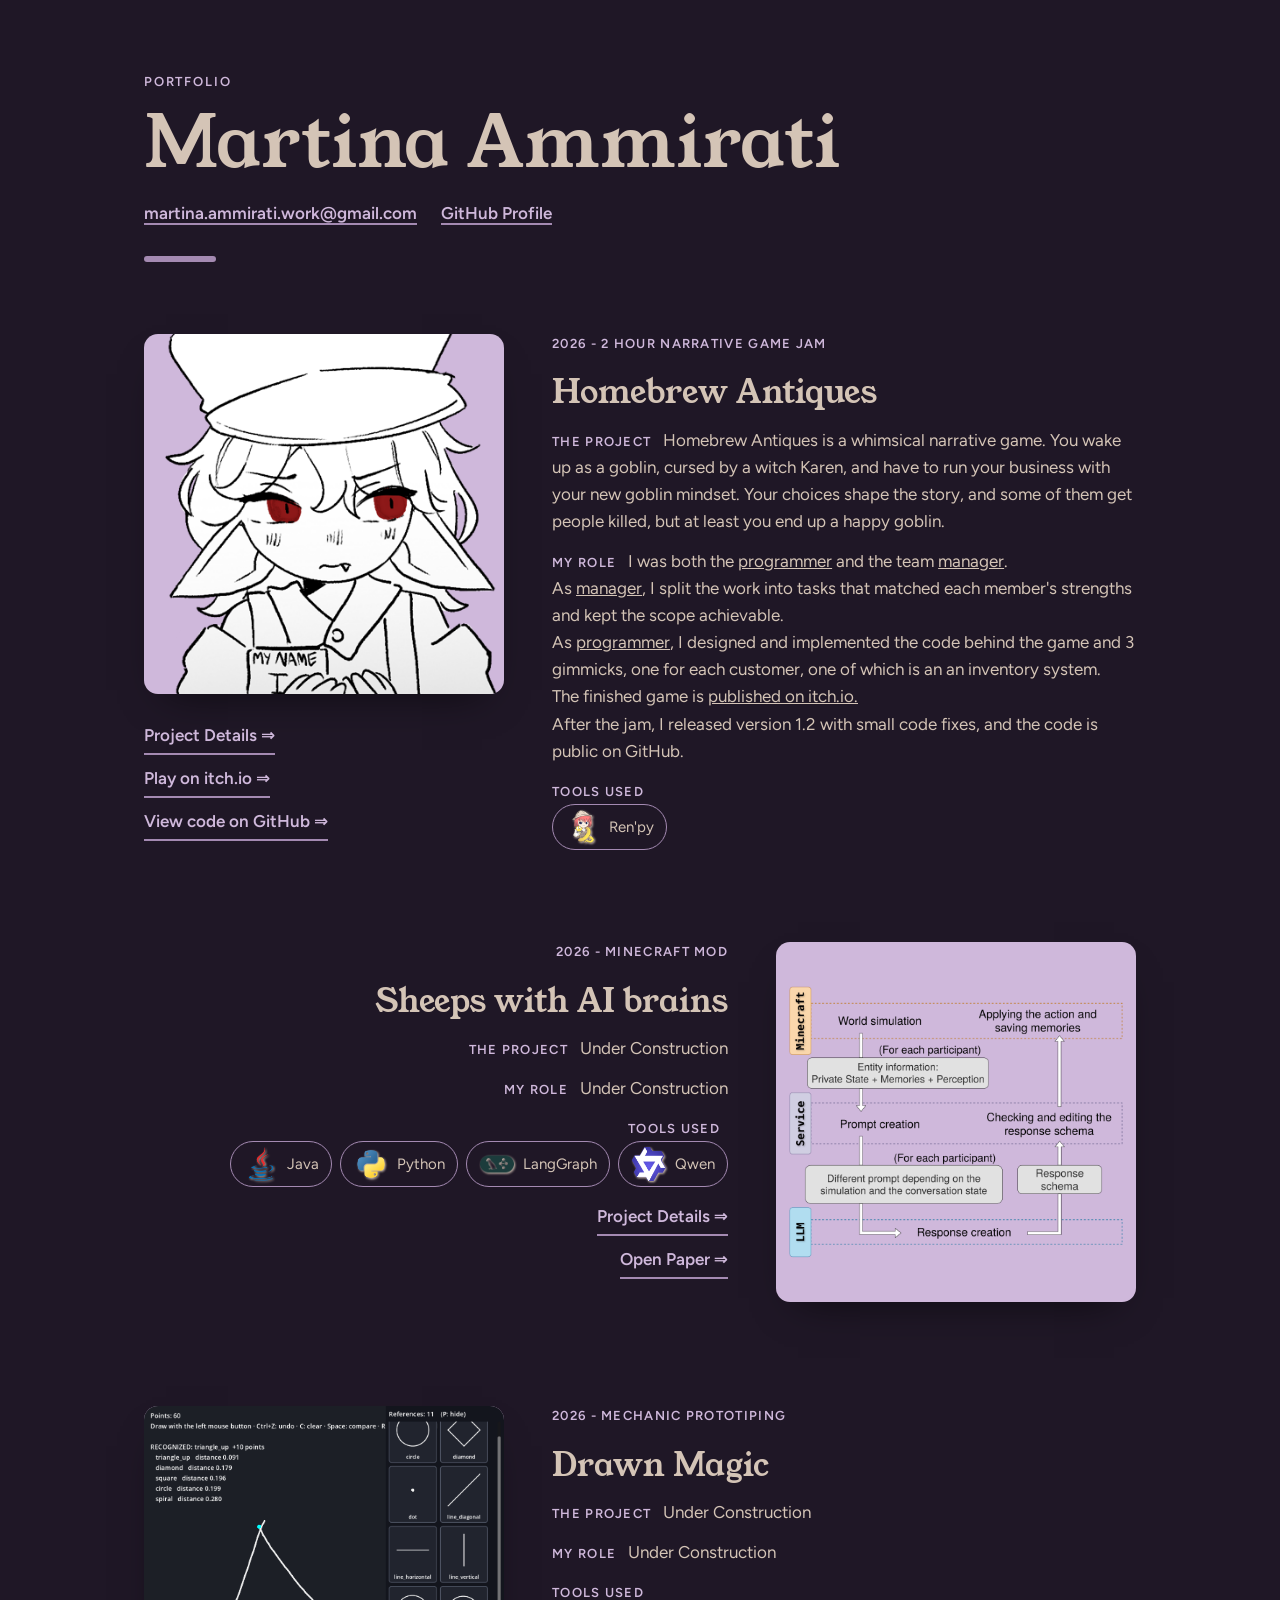
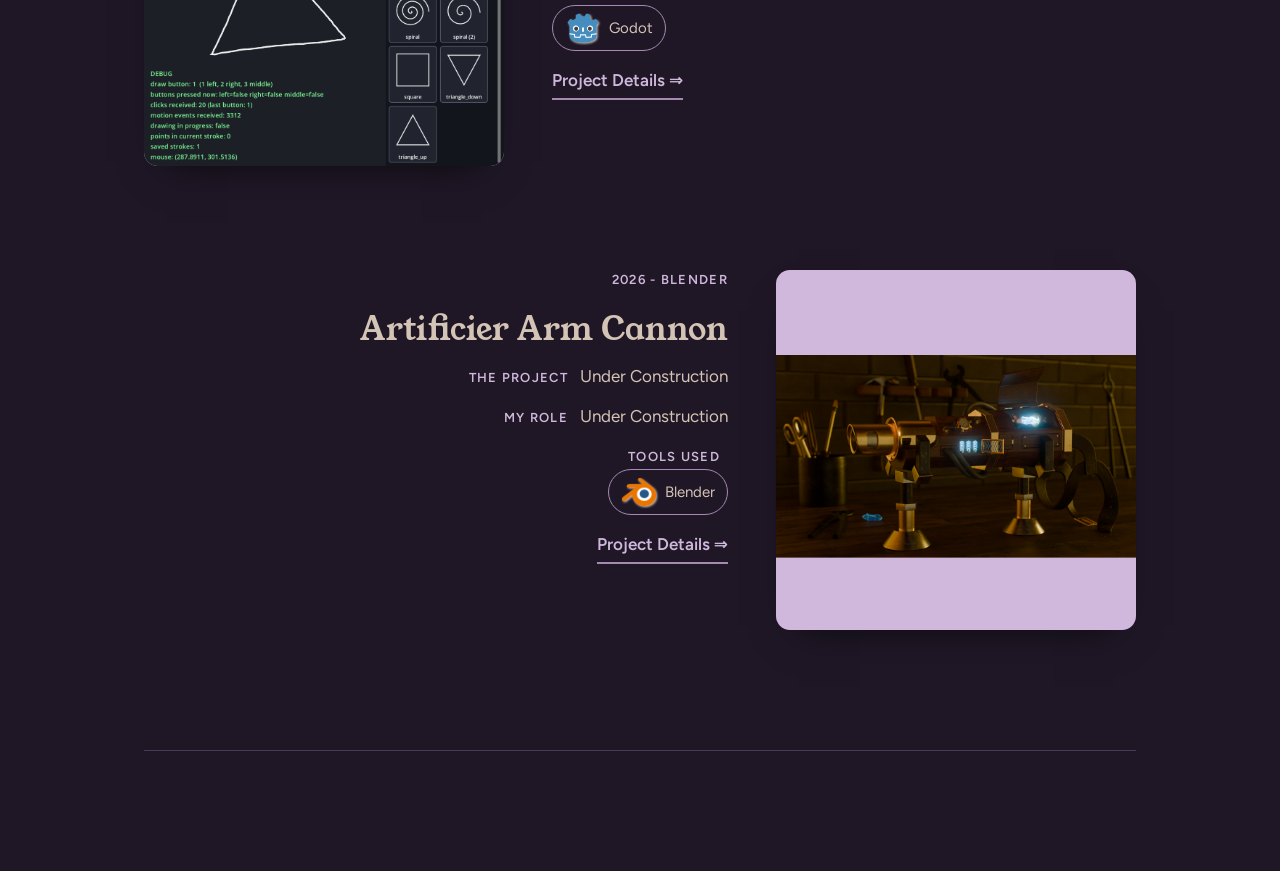
<file: index.html>
<!DOCTYPE html>
<html lang="en">
<head>
<meta charset="utf-8">
<meta name="viewport" content="width=device-width, initial-scale=1">
<title>Portfolio</title>
<link rel="preconnect" href="https://fonts.googleapis.com">
<link rel="preconnect" href="https://fonts.gstatic.com" crossorigin>
<link href="https://fonts.googleapis.com/css2?family=Figtree:wght@400;500;600&family=Young+Serif&display=swap" rel="stylesheet">
<link rel="stylesheet" href="style.css">
</head>
<body>
  <main class="page">
    <header class="site-header">
      <p class="eyebrow">Portfolio</p>
      <h1>Martina Ammirati</h1>
      <ul class="contacts">
        <li><a href="mailto:martina.ammirati.work@gmail.com">martina.ammirati.work@gmail.com</a></li>
        <li><a href="https://github.com/maze-srs" target="_blank" rel="noopener noreferrer">GitHub Profile</a></li>
      </ul>
    </header>

    <ol class="projects">
      <!-- Project 1 -->
      <li class="project">
        <figure class="shot">
          <img src="images/2hNarrative.PNG">
        </figure>
        <div class="text">
          <p class="meta">2026 - 2 Hour Narrative Game Jam</p>
          <h2>Homebrew Antiques</h2>
          <section class="detail">
            <h3>The project</h3>
            <p>Homebrew Antiques is a whimsical narrative game. 
              You wake up as a goblin, cursed by a witch Karen, and have to run your business with your new goblin mindset. 
              Your choices shape the story, and some of them get people killed, but at least you end up a happy goblin.</p>
          </section>

          <section class="detail">
            <h3>My role</h3>
            <p>I was both the <u>programmer</u> and the team <u>manager</u>. <br>
                As <u>manager</u>, I split the work into tasks that matched each member's strengths and kept 
                the scope achievable.<br>
                As <u>programmer</u>, I designed and implemented the code behind the game and 3 gimmicks, 
                one for each customer, one of which is an an inventory system. <br>
                The finished game is <u>published on itch.io.</u><br>
                After the jam, I released version 1.2 with small code fixes, and the
                code is public on GitHub.
            </p>
          </section>

          <section class="detail">
            <h3>Tools used</h3>
            <ul class="tools">
              <li><img src="icons/RenPy.png">Ren'py</li>
            </ul>
          </section>
        </div>
        <div class="links">
            <a class="link" href="homebrew-antiques.html">Project Details ⇒</a>
            <a class="link" href="https://fleetingglance.itch.io/homebrew-antiques" target="_blank" rel="noopener noreferrer">Play on itch.io ⇒</a>
            <a class="link" href="https://github.com/maze-srs/homebrew-antiques-public" target="_blank" rel="noopener noreferrer">View code on GitHub ⇒</a>
          </div>
      </li>

      <!-- Project 2 -->
      <li class="project">
        <figure class="shot">
          <img src="images/mod.png">
        </figure>
        <div class="text">
          <p class="meta">2026 - Minecraft mod</p>
          <h2>Sheeps with AI brains</h2>
          <section class="detail">
            <h3>The project</h3>
            <p>Under Construction</p>
          </section>

          <section class="detail">
            <h3>My role</h3>
            <p>Under Construction</p>
          </section>

          <section class="detail">
            <h3>Tools used</h3>
            <ul class="tools">
              <li><img src="icons/Java.png">Java</li>
              <li><img src="icons/Python.png">Python</li>
              <li><img src="icons/LangGraph.png">LangGraph</li>
              <li><img src="icons/Qwen.png">Qwen</li>
            </ul>
          </section>
          <div class="links">
            <a class="link" href="">Project Details ⇒</a>
            <a class="link" href="files/thesis.pdf" target="_blank" rel="noopener noreferrer">Open Paper ⇒</a>
          </div>
        </div>
      </li>

      <!-- Project 3 -->
      <li class="project">
        <figure class="shot">
          <img src="images/magic.png">
        </figure>
        <div class="text">
          <p class="meta">2026 - Mechanic Prototiping</p>
          <h2>Drawn Magic</h2>
          <section class="detail">
            <h3>The project</h3>
            <p>Under Construction</p>
          </section>

          <section class="detail">
            <h3>My role</h3>
            <p>Under Construction</p>
          </section>

          <section class="detail">
            <h3>Tools used</h3>
            <ul class="tools">
              <li><img src="icons/Godot.png">Godot</li>
            </ul>
          </section>
          <a class="link" href="">Project Details ⇒</a>
        </div>
      </li>


       <!-- Project 4 -->
      <li class="project">
        <figure class="shot">
          <img src="images/cannon.png">
        </figure>
        <div class="text">
          <p class="meta">2026 - Blender</p>
          <h2>Artificier Arm Cannon</h2>
          <section class="detail">
            <h3>The project</h3>
            <p>Under Construction</p>
          </section>

          <section class="detail">
            <h3>My role</h3>
            <p>Under Construction</p>
          </section>

          <section class="detail">
            <h3>Tools used</h3>
            <ul class="tools">
              <li><img src="icons/Blender.png">Blender</li>
            </ul>
          </section>
          <a class="link" href="">Project Details ⇒</a>
        </div>
      </li>

    </ol>

    <footer class="site-footer">
    </footer>
  </main>
</body>
</html>
</file>
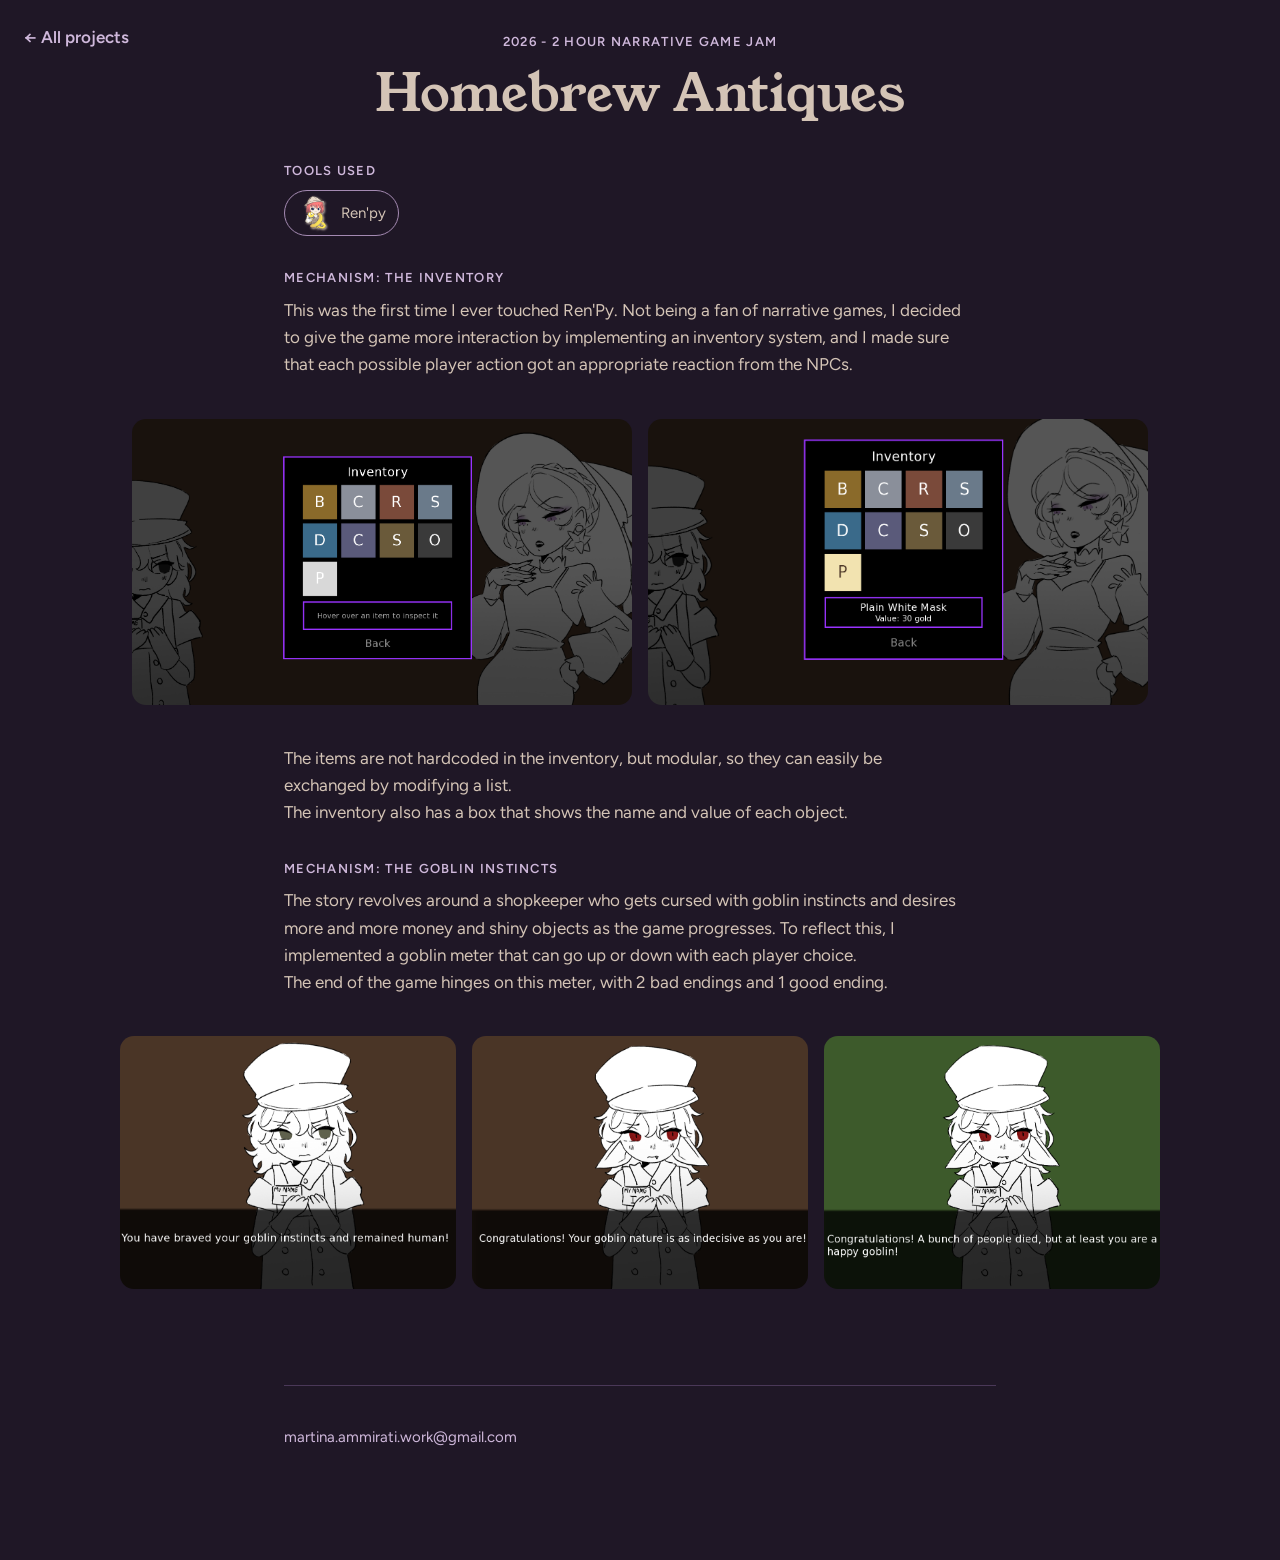
<file: homebrew-antiques.html>
<!DOCTYPE html>
<html lang="en">
<head>
<meta charset="utf-8">
<meta name="viewport" content="width=device-width, initial-scale=1">
<title>Homebrew Antiques</title>
<link rel="preconnect" href="https://fonts.googleapis.com">
<link rel="preconnect" href="https://fonts.gstatic.com" crossorigin>
<link href="https://fonts.googleapis.com/css2?family=Figtree:wght@400;500;600&family=Young+Serif&display=swap" rel="stylesheet">
<link rel="stylesheet" href="style.css">
<link rel="stylesheet" href="project.css">
</head>
<body>
  <main class="page project-page">
    <a class="back" href="index.html">← All projects</a>

    <header class="project-header">
      <p class="meta">2026 - 2 Hour Narrative Game Jam</p>
      <h1>Homebrew Antiques</h1>
    </header>
    <section class="detail">

      <h3>Tools used</h3>
      <ul class="tools">
        <li><img src="icons/RenPy.png" alt="">Ren'py</li>
      </ul>
    </section>
    <!--
    <figure class="hero">
      <img src="images/project1.png" alt="Homebrew Antiques">
    </figure>
    -->
    <section class="detail">
      <h3>Mechanism: The Inventory</h3>
      <p>This was the first time I ever touched Ren'Py. Not being a fan of narrative games, I decided to
        give the game more interaction by implementing an inventory system, and I made sure that
        each possible player action got an appropriate reaction from the NPCs.<br></p>
      <div class="gallery">
        <img src="images/inventoryNoHover.png"> 
        <img src="images/inventoryHover.png">
      </div>
      <p>The items are not hardcoded in the inventory, but modular, so they can easily be exchanged by modifying a list.<br>
        The inventory also has a box that shows the name and value of each object.</p>
    </section>

    <section class="detail">
      <h3>Mechanism: The Goblin Instincts</h3>
      <p>The story revolves around a shopkeeper who gets cursed with goblin instincts and desires more and
        more money and shiny objects as the game progresses. To reflect this, I implemented a goblin meter
        that can go up or down with each player choice.<br>
        The end of the game hinges on this meter, with 2 bad endings and 1 good ending.
      </p>
      <div class="gallery">
        <img src="images/endingGood.png"> 
        <img src="images/endingBad.png"> 
        <img src="images/endingBadBad.png"> 
      </div>
    </section>

    <footer class="site-footer">
      <p>martina.ammirati.work@gmail.com</p>
    </footer>
  </main>
</body>
</html>
</file>
<file: style.css>
:root {
    --sand: #d4c4b6;
    --tan: #b29279;
    --lilac: #cfb8db;
    --mauve: #a48ab2;
    --plum: #7e608e;
    --ink: #2b2033;       /* derived: dark text */
    --plum-deep: #4f3860; /* derived: readable accent text on sand */
    --font-display: "Young Serif", Georgia, "Times New Roman", serif;
    --font-body: "Figtree", system-ui, -apple-system, "Segoe UI", sans-serif;

    --bg: #1f1726;
    --text: var(--sand);
    --accent-text: var(--lilac);
    --accent: var(--mauve);
    --rule: #4a3858;
    --shadow: rgba(0, 0, 0, 0.7);
    color-scheme: dark;
}

:root[data-theme="light"] {
    --bg: var(--sand);
    --text: var(--ink);
    --accent-text: var(--plum-deep);
    --accent: var(--plum);
    --rule: var(--tan);
    --shadow: rgba(79, 56, 96, 0.6);
    color-scheme: light;
}

* { box-sizing: border-box; }

html { -webkit-text-size-adjust: 100%; }

body {
    margin: 0;
    background: var(--bg);
    color: var(--text);
    font-family: var(--font-body);
    font-size: 1.0625rem;
    line-height: 1.6;
}

.page {
    max-width: 1040px;
    margin: 0 auto;
    padding: 72px 24px 96px;
}

/*Header*/
.site-header { margin-bottom: 72px; }

.eyebrow {
    margin: 0 0 12px;
    font-size: 0.8125rem;
    font-weight: 600;
    letter-spacing: 0.14em;
    text-transform: uppercase;
    color: var(--accent-text);
}

h1 {
    margin: 0;
    font-family: var(--font-display);
    font-weight: 400;
    font-size: clamp(2.5rem, 7vw, 4.5rem);
    line-height: 1.05;
    text-wrap: balance;
    color: var(--text);
}

.site-header::after {
    content: "";
    display: block;
    width: 72px;
    height: 6px;
    margin-top: 28px;
    border-radius: 3px;
    background: var(--accent);
}

.contacts {
    display: flex;
    flex-wrap: wrap;
    gap: 8px 24px;
    margin: 20px 0 0;
    padding: 0;
    list-style: none;
}

.contacts a {
    font-weight: 600;
    color: var(--accent-text);
    text-decoration: none;
    border-bottom: 2px solid var(--accent);
}

.contacts a:hover { color: var(--text); border-color: var(--text); }

.contacts a:focus-visible {
    outline: 3px solid var(--accent);
    outline-offset: 4px;
    border-radius: 2px;
}

/*Projects*/
.projects {
    display: flex;
    flex-direction: column;
    gap: 80px;
    margin: 0;
    padding: 0;
    list-style: none;
}

.project {
    display: grid;
    grid-template-columns: 360px minmax(0, 1fr);   /* image first, then text */
    grid-template-rows: auto 1fr;                  /* photo row, then the rest */
    grid-template-areas:
        "shot  text"
        "links text";
    column-gap: 48px;
    row-gap: 24px;
    align-items: start;
}

.project:nth-child(even) {
    grid-template-columns: minmax(0, 1fr) 360px;   /* text first, then image */
    grid-template-areas:
        "text shot"
        "text links";
}

.shot  { grid-area: shot; }
.text  { grid-area: text; }
.links { grid-area: links; }

.detail { margin-bottom: 12px; }

.detail h3 {
    display: inline;
    margin: 0 8px 0 0;
    font-size: 0.8125rem;
    font-weight: 600;
    letter-spacing: 0.1em;
    text-transform: uppercase;
    color: var(--accent-text);
}

.detail p { display: inline; margin: 0; }


.tools li {
    display: flex;
    align-items: center;
    gap: 8px;
}

.tools img {
    width: 36px;
    height: 36px;
    padding: 1px;
    border-radius: 4px;
    object-fit: contain;
    filter:
        drop-shadow(1px 1px 1px var(--sand))
}

.tools {
    display: flex;
    flex-wrap: wrap;
    gap: 8px;
    margin: 0;
    padding: 0;
    list-style: none;
}

.tools li {
    padding: 4px 12px;
    border: 1px solid var(--accent);
    border-radius: 999px;
    font-size: 0.9375rem;
}

/* Flipped rows: keep the tools against the image (right side) */
.project:nth-child(even) .tools { justify-content: flex-end; }
/*Odd rows: [image][text]*/
.project .text { text-align: left; }

/*Even rows: [text][image]*/
.project:nth-child(even) .text { text-align: right; }

.shot {
    margin: 0;
    overflow: hidden;
    border-radius: 14px;
    background: var(--lilac);
    box-shadow: 0 18px 40px -22px var(--shadow);
    aspect-ratio: 1 / 1;
}

/*inline <svg> or <img>*/
.shot > * {
    display: block;
    width: 100%;
    height: 100%;
    object-fit: cover;
}

.meta {
    margin: 0 0 10px;
    font-size: 0.8125rem;
    font-weight: 600;
    letter-spacing: 0.1em;
    text-transform: uppercase;
    color: var(--accent-text);
}

h2 {
    margin: 0 0 14px;
    font-family: var(--font-display);
    font-weight: 400;
    font-size: clamp(1.5rem, 3vw, 2rem);
    line-height: 1.2;
    text-wrap: balance;
}

.text p { margin: 0 0 20px; max-width: 46ch; }
.project:nth-child(even) .text p { margin-left: auto; }

.link {
    display: inline-block;
    padding: 4px 0;
    font-weight: 600;
    color: var(--accent-text);
    text-decoration: none;
    border-bottom: 2px solid var(--accent);
    transition: color 0.15s ease, border-color 0.15s ease;
}
.link:hover { color: var(--text); border-color: var(--text); }
.link:focus-visible,
.link:focus {
    outline: 3px solid var(--accent);
    outline-offset: 4px;
    border-radius: 2px;
}

/*Links: stacked one under the other*/
.links {
    display: flex;
    flex-direction: column;
    align-items: flex-start;
    gap: 6px;
}

/*Flipped rows: links inside the text sit on the right, next to the image*/
.project:nth-child(even) .text .links { align-items: flex-end; }

/*Footer*/
.site-footer {
    margin-top: 96px;
    padding-top: 24px;
    border-top: 1px solid var(--rule);
    font-size: 0.9375rem;
    color: var(--accent-text);
}

/*Phone: stack, image on top, text aligned left*/
@media (max-width: 720px) {
    .page { padding: 48px 50px 72px; }
    .site-header { margin-bottom: 48px; }
    .projects { gap: 56px; }
    .project,
    .project:nth-child(even) {
      grid-template-columns: minmax(0, 1fr);
      grid-template-rows: auto;
      grid-template-areas: "shot" "text" "links";
      gap: 20px;
    }
    .project:nth-child(even) .text { text-align: left; }
    .project:nth-child(even) .text p { margin-left: 0; }
    .project:nth-child(even) .tools { justify-content: flex-start; }
    .project:nth-child(even) .links { align-items: flex-start; }
}

@media (prefers-reduced-motion: reduce) {
    .link { transition: none; }
}
</file>
<file: project.css>
/*Project pages (used together with style.css)*/
.project-page {
    max-width: 760px;
    padding-top: 32px;   /* was 72px from style.css; use 0 for completely flush */
}

.back {
    position: absolute;
    top: 24px;
    left: 24px;
    font-weight: 600;
    color: var(--accent-text);
    text-decoration: none;
}
.back:hover { color: var(--text); }
.back:focus-visible {
    outline: 3px solid var(--accent);
    outline-offset: 4px;
    border-radius: 2px;
}

.project-header {
    margin-bottom: 40px;
    text-align: center;
}
.project-header .meta { margin-bottom: 14px; }
.project-header h1 { font-size: clamp(2rem, 6vw, 3.25rem); }

/*Main image: shown in full, never cropped. Change max-width to resize it.*/
.hero {
    max-width: 100%;
    margin: 0 auto 48px;
    overflow: hidden;
    border-radius: 14px;
    background: var(--lilac);
    box-shadow: 0 18px 40px -22px var(--shadow);
}

.hero img {
    display: block;
    width: 100%;
    aspect-ratio: 5 / 1;
    object-fit: cover;
}

/*Sections: title above the text on project pages*/
.project-page .detail { margin-bottom: 32px; }
.project-page .detail h3 { display: block; margin: 0 0 8px; }
.project-page .detail p { display: block; max-width: 62ch; }

.gallery {
    display: flex;
    justify-content: center;
    gap: 16px;
    width: min(1040px, calc(100vw - 48px));   /* wider than the text, never wider than the screen */
    margin: 40px 0 40px 50%;
    transform: translateX(-50%);               /* centers it on the page */
}

.gallery img {
    flex: 1 1 0;
    min-width: 0;
    max-width: 500px;
    height: auto;
    border-radius: 14px;
}

@media (max-width: 720px) {
    .back {
        position: static;
        display: inline-block;
        margin-bottom: 24px;
    }
    .gallery { flex-wrap: wrap; }
    .gallery img { flex: 0 1 calc(50% - 8px); }
}
</file>
